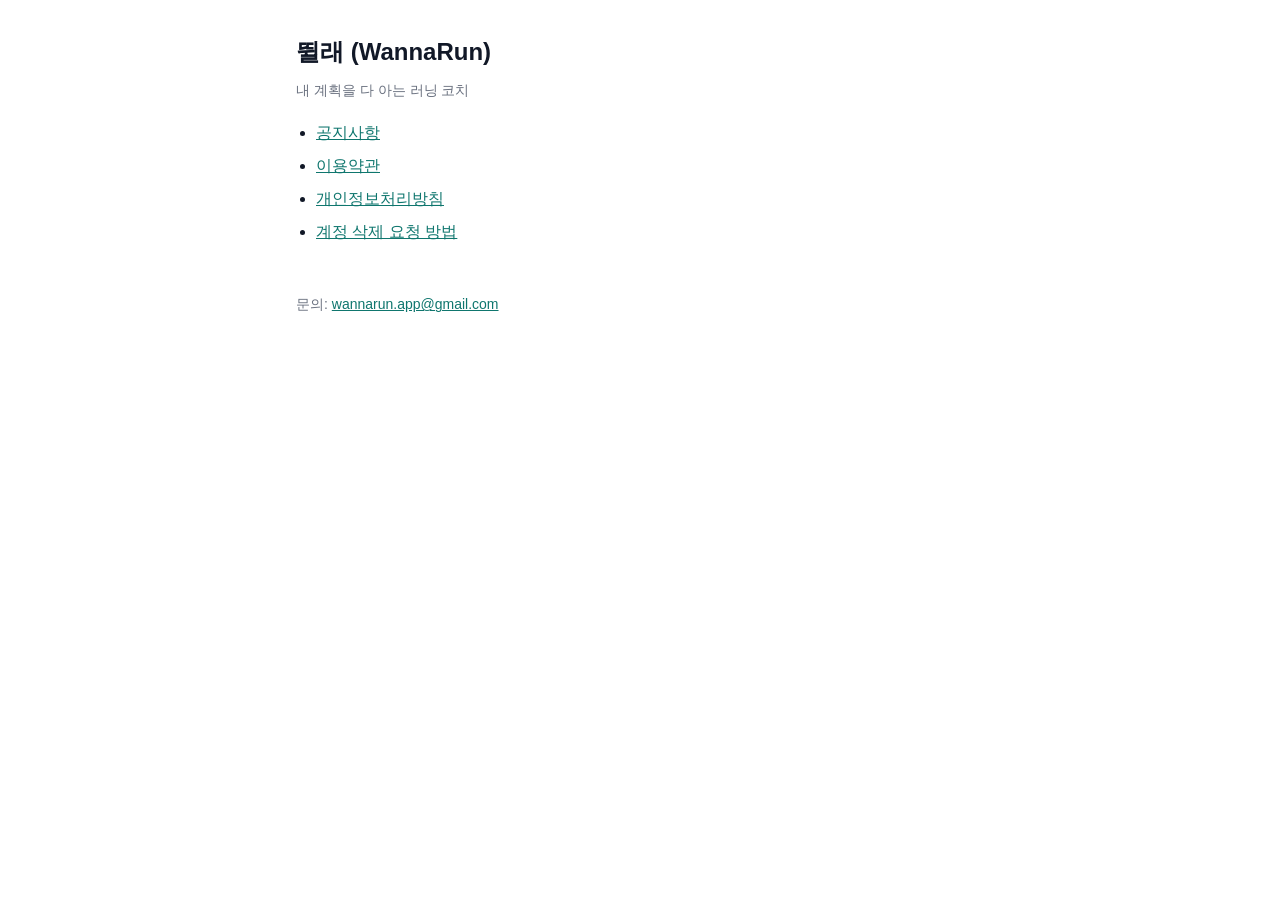
<file: index.html>
<!doctype html>
<html lang="ko">
<head>
  <meta charset="utf-8" />
  <meta name="viewport" content="width=device-width, initial-scale=1" />
  <title>뛸래 (WannaRun)</title>
  <link rel="stylesheet" href="style.css" />
</head>
<body>
<main>
  <h1>뛸래 (WannaRun)</h1>
  <p class="meta">내 계획을 다 아는 러닝 코치</p>
  <ul>
    <li><a href="notice.html">공지사항</a></li>
    <li><a href="terms.html">이용약관</a></li>
    <li><a href="privacy.html">개인정보처리방침</a></li>
    <li><a href="delete-account.html">계정 삭제 요청 방법</a></li>
  </ul>
  <footer>문의: <a href="mailto:wannarun.app@gmail.com">wannarun.app@gmail.com</a></footer>
</main>
</body>
</html>
</file>
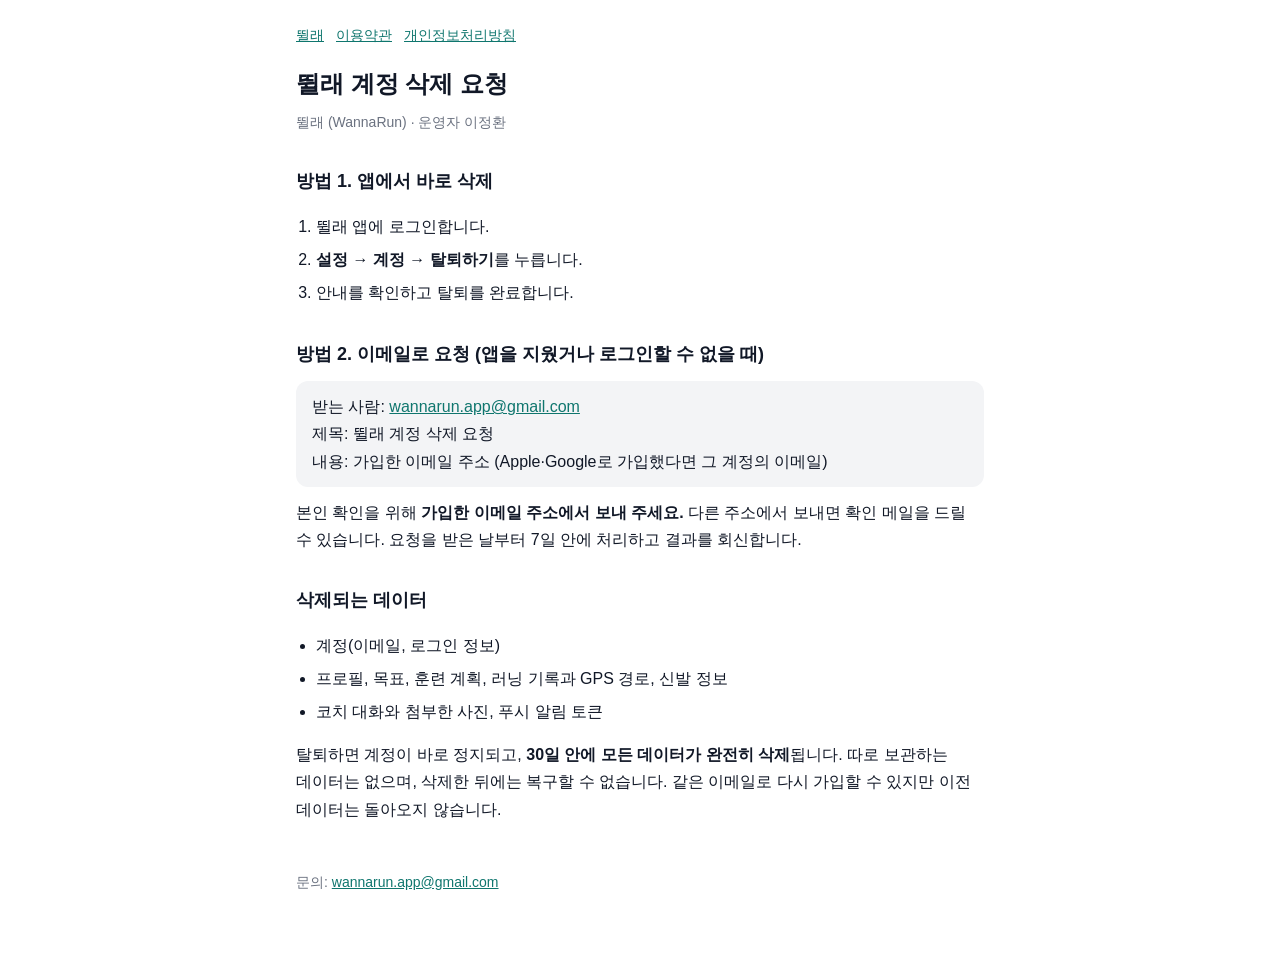
<file: delete-account.html>
<!doctype html>
<html lang="ko">
<head>
  <meta charset="utf-8" />
  <meta name="viewport" content="width=device-width, initial-scale=1" />
  <title>계정 삭제 요청 · 뛸래</title>
  <link rel="stylesheet" href="style.css" />
</head>
<body>
<main>
  <nav><a href="index.html">뛸래</a><a href="terms.html">이용약관</a><a href="privacy.html">개인정보처리방침</a></nav>
  <h1>뛸래 계정 삭제 요청</h1>
  <p class="meta">뛸래 (WannaRun) · 운영자 이정환</p>

  <h2>방법 1. 앱에서 바로 삭제</h2>
  <ol>
    <li>뛸래 앱에 로그인합니다.</li>
    <li><strong>설정 → 계정 → 탈퇴하기</strong>를 누릅니다.</li>
    <li>안내를 확인하고 탈퇴를 완료합니다.</li>
  </ol>

  <h2>방법 2. 이메일로 요청 (앱을 지웠거나 로그인할 수 없을 때)</h2>
  <div class="box">
    받는 사람: <a href="mailto:wannarun.app@gmail.com?subject=%EB%9B%B8%EB%9E%98%20%EA%B3%84%EC%A0%95%20%EC%82%AD%EC%A0%9C%20%EC%9A%94%EC%B2%AD">wannarun.app@gmail.com</a><br />
    제목: 뛸래 계정 삭제 요청<br />
    내용: 가입한 이메일 주소 (Apple·Google로 가입했다면 그 계정의 이메일)
  </div>
  <p>본인 확인을 위해 <strong>가입한 이메일 주소에서 보내 주세요.</strong> 다른 주소에서 보내면 확인 메일을 드릴 수 있습니다. 요청을 받은 날부터 7일 안에 처리하고 결과를 회신합니다.</p>

  <h2>삭제되는 데이터</h2>
  <ul>
    <li>계정(이메일, 로그인 정보)</li>
    <li>프로필, 목표, 훈련 계획, 러닝 기록과 GPS 경로, 신발 정보</li>
    <li>코치 대화와 첨부한 사진, 푸시 알림 토큰</li>
  </ul>
  <p>탈퇴하면 계정이 바로 정지되고, <strong>30일 안에 모든 데이터가 완전히 삭제</strong>됩니다. 따로 보관하는 데이터는 없으며, 삭제한 뒤에는 복구할 수 없습니다. 같은 이메일로 다시 가입할 수 있지만 이전 데이터는 돌아오지 않습니다.</p>

  <footer>문의: <a href="mailto:wannarun.app@gmail.com">wannarun.app@gmail.com</a></footer>
</main>
</body>
</html>
</file>
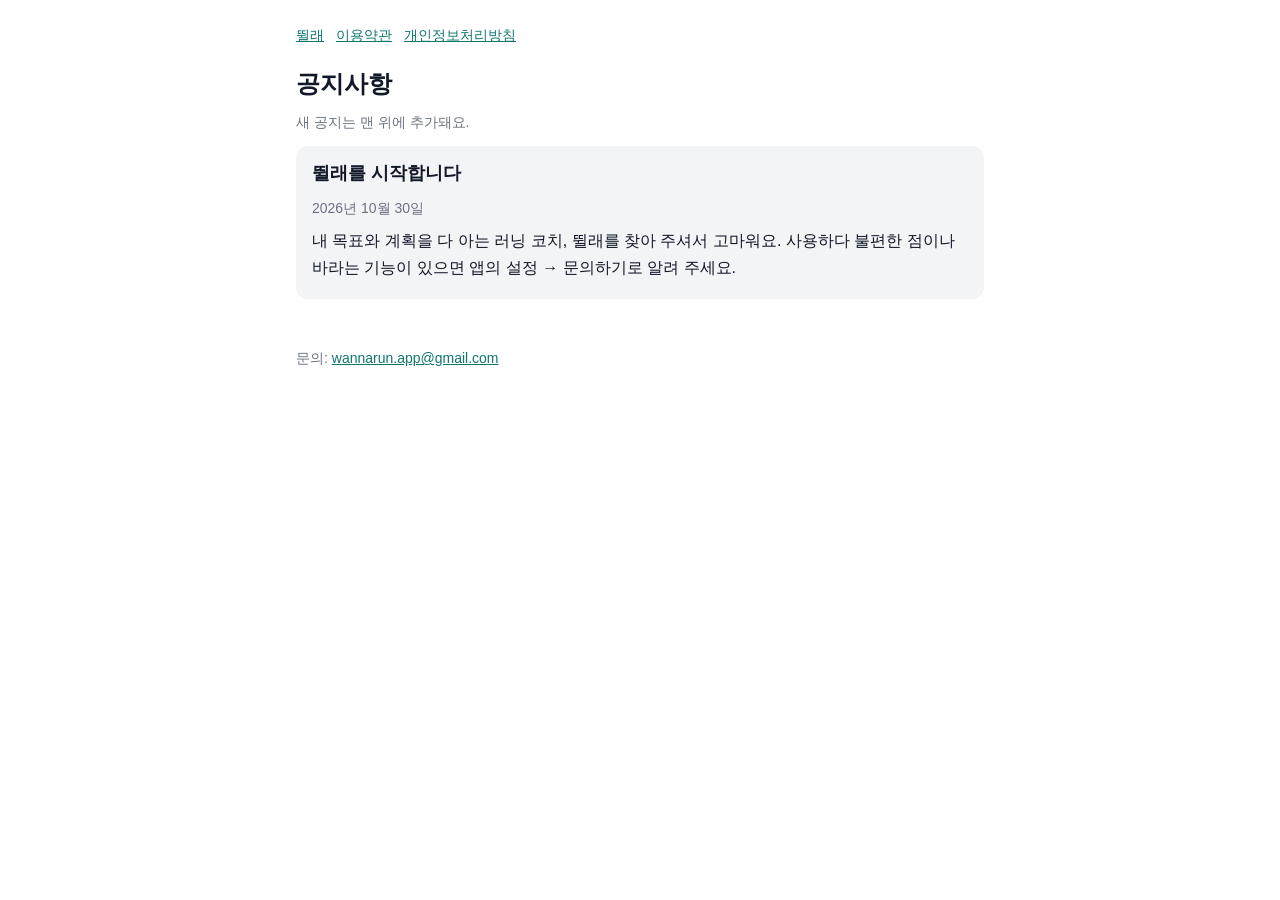
<file: notice.html>
<!doctype html>
<html lang="ko">
<head>
  <meta charset="utf-8" />
  <meta name="viewport" content="width=device-width, initial-scale=1" />
  <title>공지사항 · 뛸래</title>
  <link rel="stylesheet" href="style.css" />
</head>
<body>
<main>
  <nav><a href="index.html">뛸래</a><a href="terms.html">이용약관</a><a href="privacy.html">개인정보처리방침</a></nav>
  <h1>공지사항</h1>
  <p class="meta">새 공지는 맨 위에 추가돼요.</p>

  <!-- 새 공지는 이 아래, 기존 공지 위에 같은 모양으로 추가한다 -->
  <article class="box">
    <h2 style="margin-top:0">뛸래를 시작합니다</h2>
    <p class="meta">2026년 10월 30일</p>
    <p>내 목표와 계획을 다 아는 러닝 코치, 뛸래를 찾아 주셔서 고마워요. 사용하다 불편한 점이나 바라는 기능이 있으면 앱의 설정 → 문의하기로 알려 주세요.</p>
  </article>

  <footer>문의: <a href="mailto:wannarun.app@gmail.com">wannarun.app@gmail.com</a></footer>
</main>
</body>
</html>
</file>
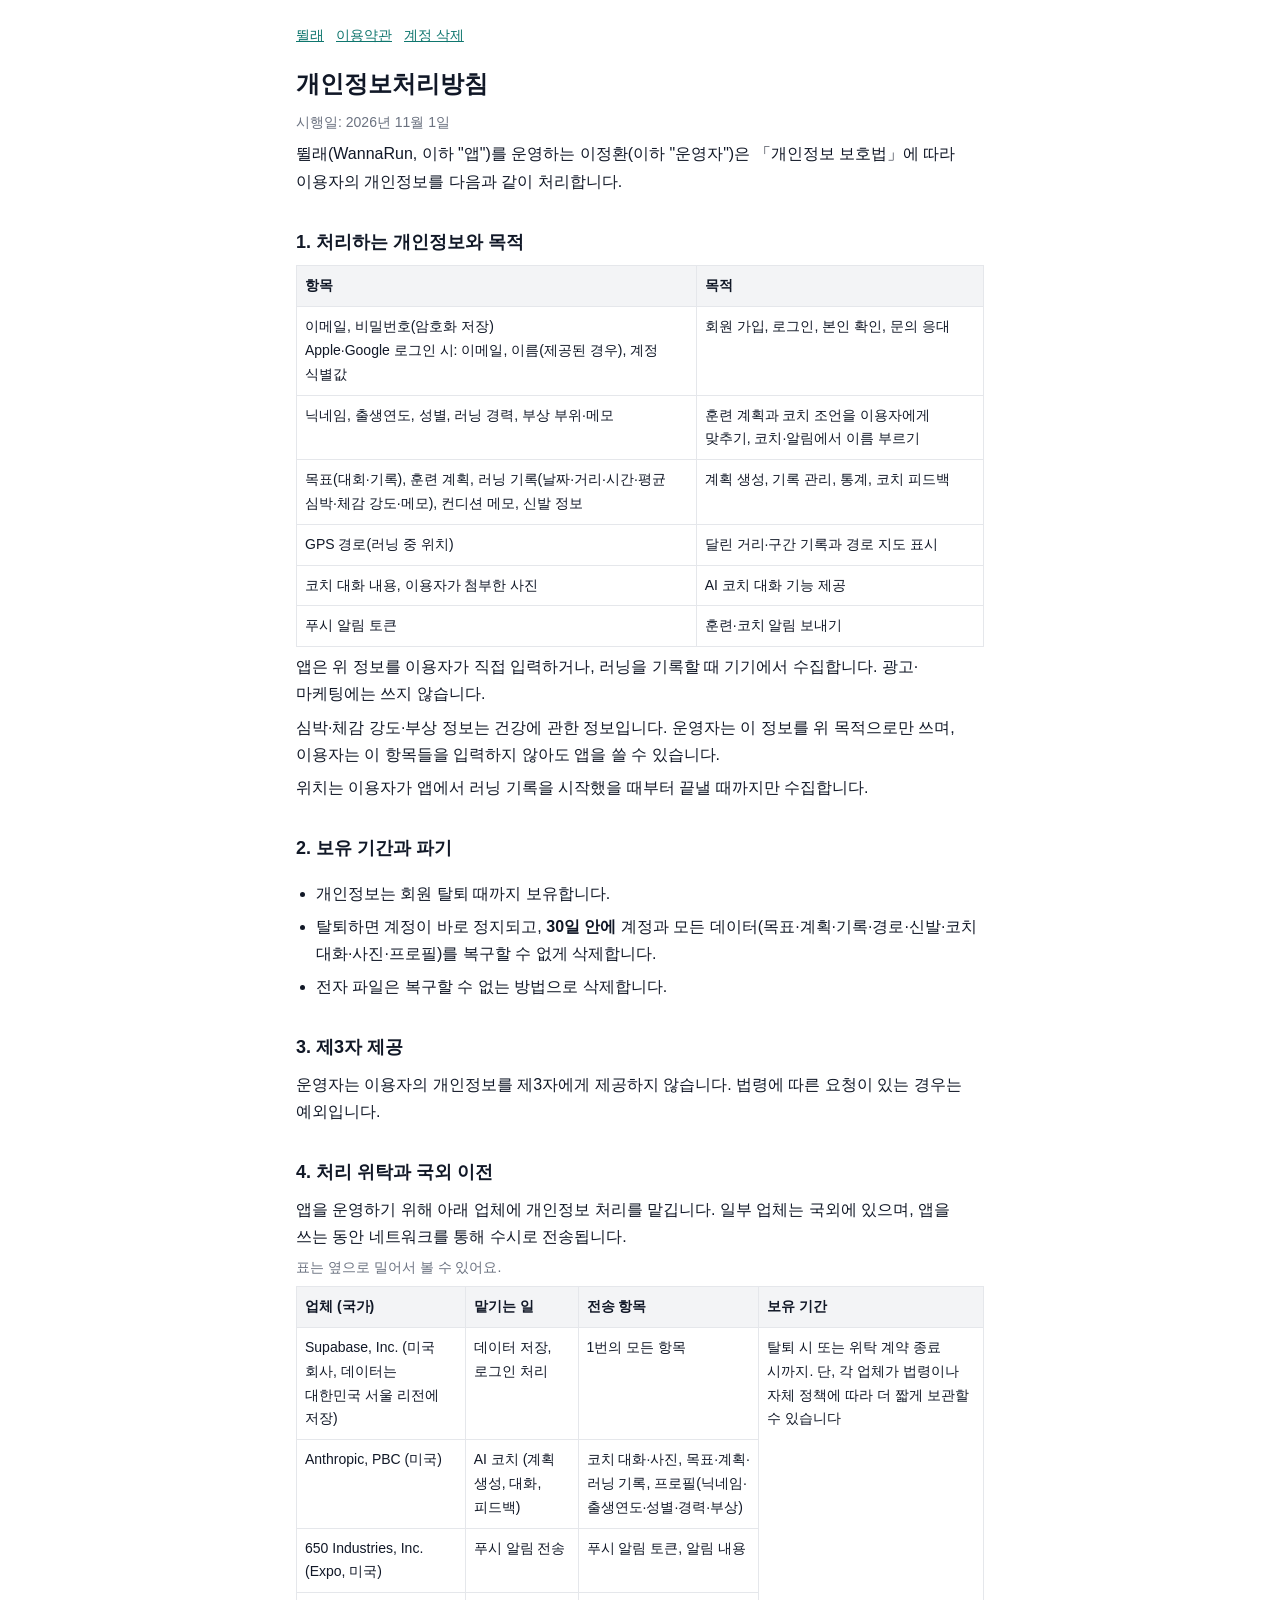
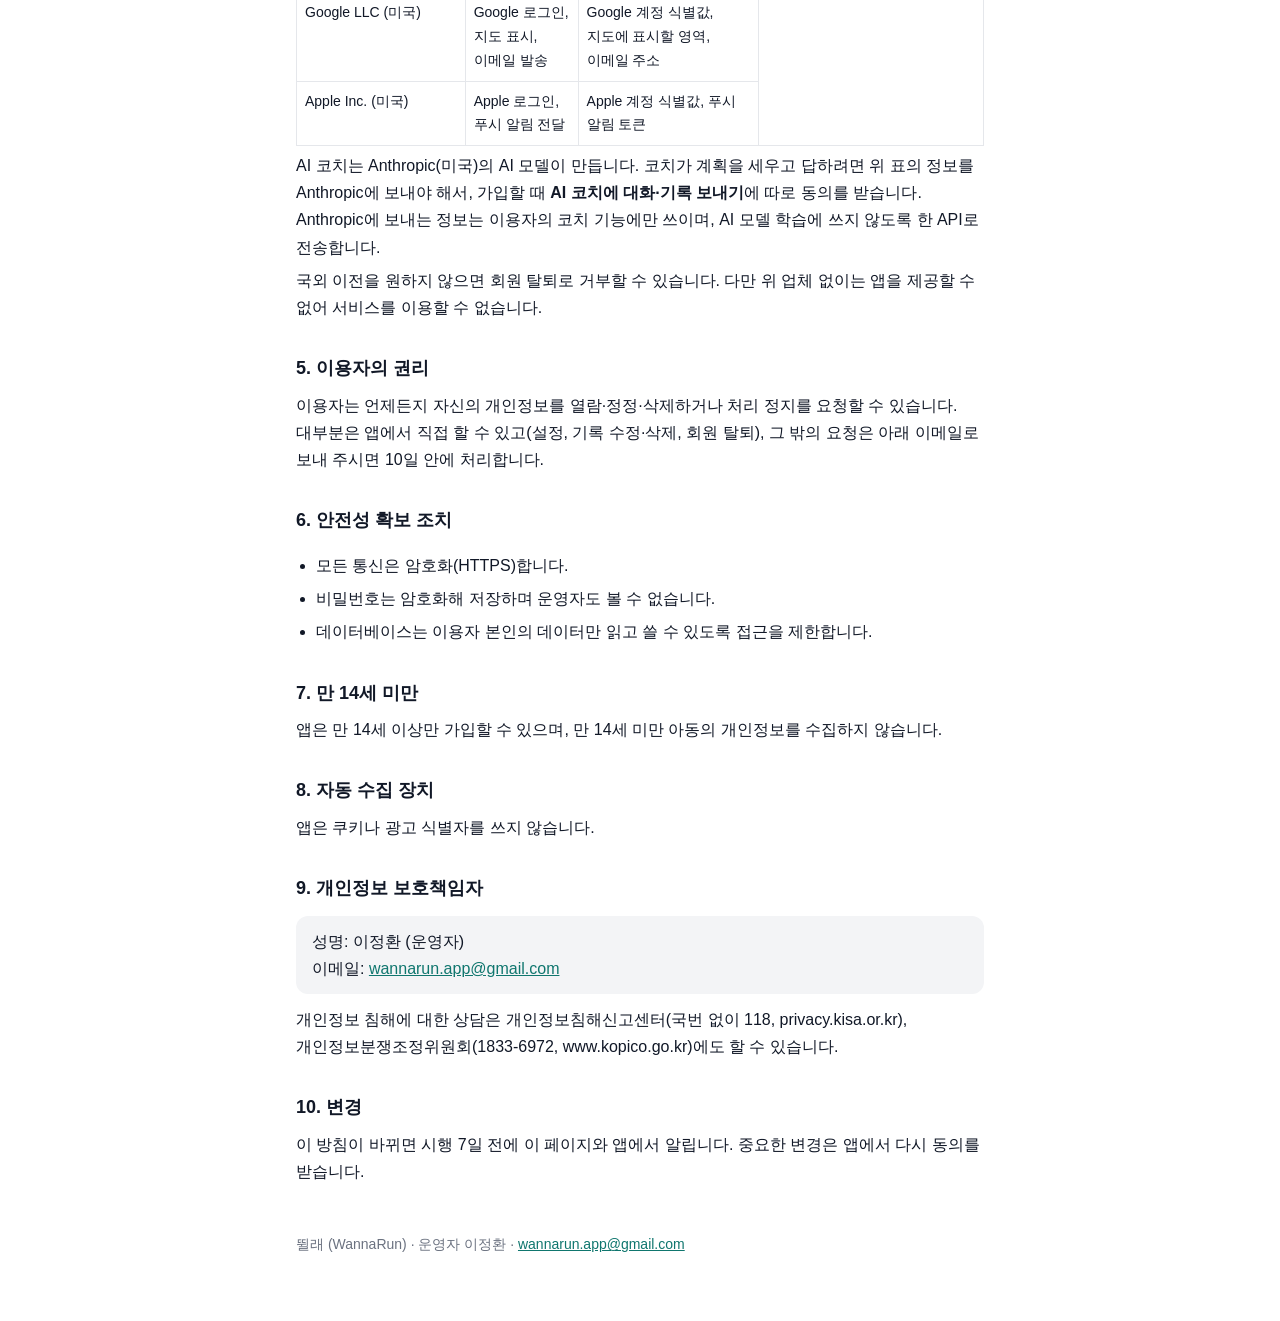
<file: privacy.html>
<!doctype html>
<html lang="ko">
<head>
  <meta charset="utf-8" />
  <meta name="viewport" content="width=device-width, initial-scale=1" />
  <title>개인정보처리방침 · 뛸래</title>
  <link rel="stylesheet" href="style.css" />
</head>
<body>
<main>
  <nav><a href="index.html">뛸래</a><a href="terms.html">이용약관</a><a href="delete-account.html">계정 삭제</a></nav>
  <h1>개인정보처리방침</h1>
  <p class="meta">시행일: 2026년 11월 1일</p>

  <p>뛸래(WannaRun, 이하 "앱")를 운영하는 이정환(이하 "운영자")은 「개인정보 보호법」에 따라 이용자의 개인정보를 다음과 같이 처리합니다.</p>

  <h2>1. 처리하는 개인정보와 목적</h2>
  <div class="table"><table>
    <tr><th>항목</th><th>목적</th></tr>
    <tr><td>이메일, 비밀번호(암호화 저장)<br />Apple·Google 로그인 시: 이메일, 이름(제공된 경우), 계정 식별값</td><td>회원 가입, 로그인, 본인 확인, 문의 응대</td></tr>
    <tr><td>닉네임, 출생연도, 성별, 러닝 경력, 부상 부위·메모</td><td>훈련 계획과 코치 조언을 이용자에게 맞추기, 코치·알림에서 이름 부르기</td></tr>
    <tr><td>목표(대회·기록), 훈련 계획, 러닝 기록(날짜·거리·시간·평균 심박·체감 강도·메모), 컨디션 메모, 신발 정보</td><td>계획 생성, 기록 관리, 통계, 코치 피드백</td></tr>
    <tr><td>GPS 경로(러닝 중 위치)</td><td>달린 거리·구간 기록과 경로 지도 표시</td></tr>
    <tr><td>코치 대화 내용, 이용자가 첨부한 사진</td><td>AI 코치 대화 기능 제공</td></tr>
    <tr><td>푸시 알림 토큰</td><td>훈련·코치 알림 보내기</td></tr>
  </table></div>
  <p>앱은 위 정보를 이용자가 직접 입력하거나, 러닝을 기록할 때 기기에서 수집합니다. 광고·마케팅에는 쓰지 않습니다.</p>
  <p>심박·체감 강도·부상 정보는 건강에 관한 정보입니다. 운영자는 이 정보를 위 목적으로만 쓰며, 이용자는 이 항목들을 입력하지 않아도 앱을 쓸 수 있습니다.</p>
  <p>위치는 이용자가 앱에서 러닝 기록을 시작했을 때부터 끝낼 때까지만 수집합니다.</p>

  <h2>2. 보유 기간과 파기</h2>
  <ul>
    <li>개인정보는 회원 탈퇴 때까지 보유합니다.</li>
    <li>탈퇴하면 계정이 바로 정지되고, <strong>30일 안에</strong> 계정과 모든 데이터(목표·계획·기록·경로·신발·코치 대화·사진·프로필)를 복구할 수 없게 삭제합니다.</li>
    <li>전자 파일은 복구할 수 없는 방법으로 삭제합니다.</li>
  </ul>

  <h2>3. 제3자 제공</h2>
  <p>운영자는 이용자의 개인정보를 제3자에게 제공하지 않습니다. 법령에 따른 요청이 있는 경우는 예외입니다.</p>

  <h2 id="ai">4. 처리 위탁과 국외 이전</h2>
  <p>앱을 운영하기 위해 아래 업체에 개인정보 처리를 맡깁니다. 일부 업체는 국외에 있으며, 앱을 쓰는 동안 네트워크를 통해 수시로 전송됩니다.</p>
  <p class="meta">표는 옆으로 밀어서 볼 수 있어요.</p>
  <div class="table wide"><table>
    <tr><th>업체 (국가)</th><th>맡기는 일</th><th>전송 항목</th><th>보유 기간</th></tr>
    <tr><td>Supabase, Inc. (미국 회사, 데이터는 대한민국 서울 리전에 저장)</td><td>데이터 저장, 로그인 처리</td><td>1번의 모든 항목</td><td rowspan="5">탈퇴 시 또는 위탁 계약 종료 시까지. 단, 각 업체가 법령이나 자체 정책에 따라 더 짧게 보관할 수 있습니다</td></tr>
    <tr><td>Anthropic, PBC (미국)</td><td>AI 코치 (계획 생성, 대화, 피드백)</td><td>코치 대화·사진, 목표·계획·러닝 기록, 프로필(닉네임·출생연도·성별·경력·부상)</td></tr>
    <tr><td>650 Industries, Inc. (Expo, 미국)</td><td>푸시 알림 전송</td><td>푸시 알림 토큰, 알림 내용</td></tr>
    <tr><td>Google LLC (미국)</td><td>Google 로그인, 지도 표시, 이메일 발송</td><td>Google 계정 식별값, 지도에 표시할 영역, 이메일 주소</td></tr>
    <tr><td>Apple Inc. (미국)</td><td>Apple 로그인, 푸시 알림 전달</td><td>Apple 계정 식별값, 푸시 알림 토큰</td></tr>
  </table></div>
  <p>AI 코치는 Anthropic(미국)의 AI 모델이 만듭니다. 코치가 계획을 세우고 답하려면 위 표의 정보를 Anthropic에 보내야 해서, 가입할 때 <strong>AI 코치에 대화·기록 보내기</strong>에 따로 동의를 받습니다. Anthropic에 보내는 정보는 이용자의 코치 기능에만 쓰이며, AI 모델 학습에 쓰지 않도록 한 API로 전송합니다.</p>
  <p>국외 이전을 원하지 않으면 회원 탈퇴로 거부할 수 있습니다. 다만 위 업체 없이는 앱을 제공할 수 없어 서비스를 이용할 수 없습니다.</p>

  <h2>5. 이용자의 권리</h2>
  <p>이용자는 언제든지 자신의 개인정보를 열람·정정·삭제하거나 처리 정지를 요청할 수 있습니다. 대부분은 앱에서 직접 할 수 있고(설정, 기록 수정·삭제, 회원 탈퇴), 그 밖의 요청은 아래 이메일로 보내 주시면 10일 안에 처리합니다.</p>

  <h2>6. 안전성 확보 조치</h2>
  <ul>
    <li>모든 통신은 암호화(HTTPS)합니다.</li>
    <li>비밀번호는 암호화해 저장하며 운영자도 볼 수 없습니다.</li>
    <li>데이터베이스는 이용자 본인의 데이터만 읽고 쓸 수 있도록 접근을 제한합니다.</li>
  </ul>

  <h2>7. 만 14세 미만</h2>
  <p>앱은 만 14세 이상만 가입할 수 있으며, 만 14세 미만 아동의 개인정보를 수집하지 않습니다.</p>

  <h2>8. 자동 수집 장치</h2>
  <p>앱은 쿠키나 광고 식별자를 쓰지 않습니다.</p>

  <h2>9. 개인정보 보호책임자</h2>
  <div class="box">
    성명: 이정환 (운영자)<br />
    이메일: <a href="mailto:wannarun.app@gmail.com">wannarun.app@gmail.com</a>
  </div>
  <p>개인정보 침해에 대한 상담은 개인정보침해신고센터(국번 없이 118, privacy.kisa.or.kr), 개인정보분쟁조정위원회(1833-6972, www.kopico.go.kr)에도 할 수 있습니다.</p>

  <h2>10. 변경</h2>
  <p>이 방침이 바뀌면 시행 7일 전에 이 페이지와 앱에서 알립니다. 중요한 변경은 앱에서 다시 동의를 받습니다.</p>

  <footer>뛸래 (WannaRun) · 운영자 이정환 · <a href="mailto:wannarun.app@gmail.com">wannarun.app@gmail.com</a></footer>
</main>
</body>
</html>
</file>
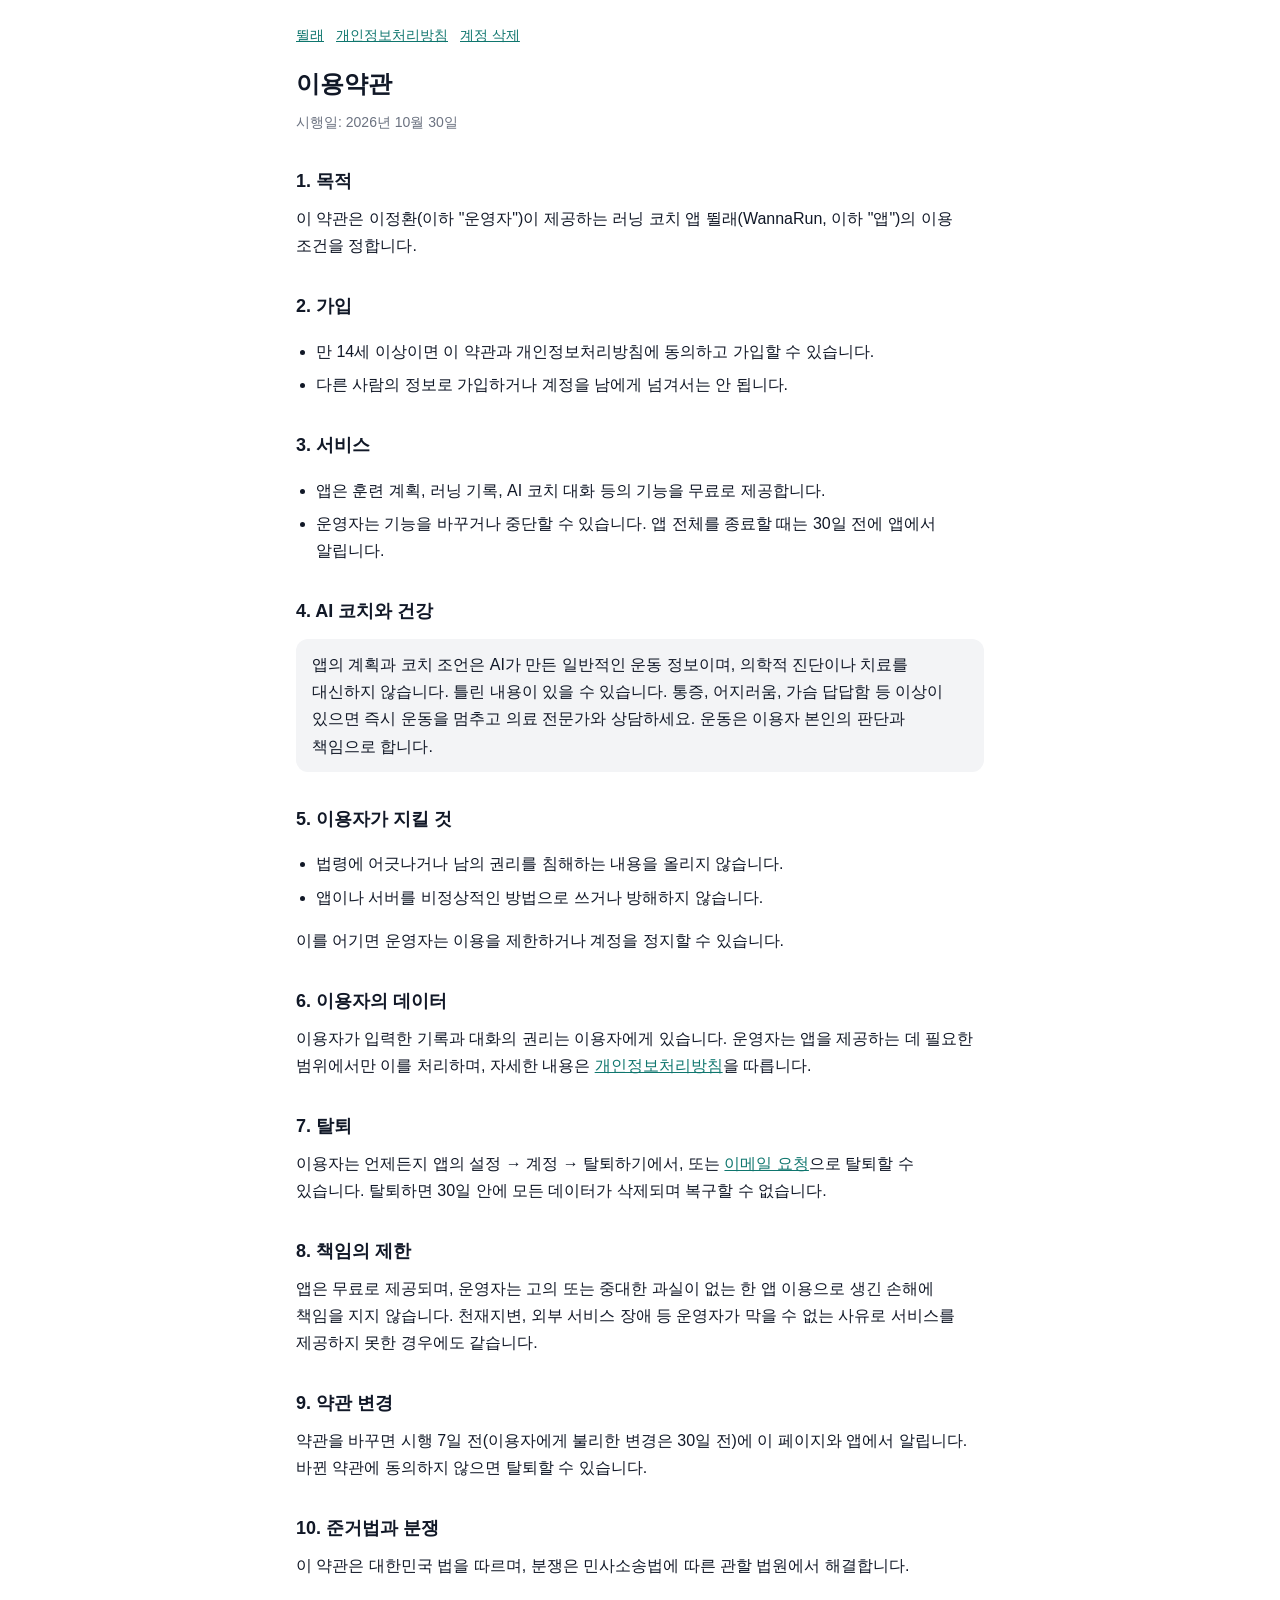
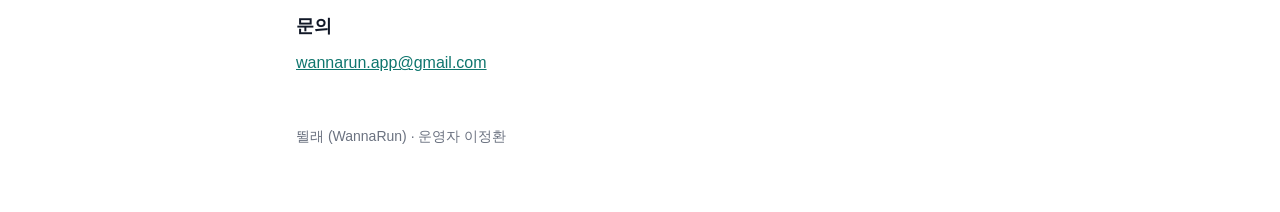
<file: terms.html>
<!doctype html>
<html lang="ko">
<head>
  <meta charset="utf-8" />
  <meta name="viewport" content="width=device-width, initial-scale=1" />
  <title>이용약관 · 뛸래</title>
  <link rel="stylesheet" href="style.css" />
</head>
<body>
<main>
  <nav><a href="index.html">뛸래</a><a href="privacy.html">개인정보처리방침</a><a href="delete-account.html">계정 삭제</a></nav>
  <h1>이용약관</h1>
  <p class="meta">시행일: 2026년 10월 30일</p>

  <h2>1. 목적</h2>
  <p>이 약관은 이정환(이하 "운영자")이 제공하는 러닝 코치 앱 뛸래(WannaRun, 이하 "앱")의 이용 조건을 정합니다.</p>

  <h2>2. 가입</h2>
  <ul>
    <li>만 14세 이상이면 이 약관과 개인정보처리방침에 동의하고 가입할 수 있습니다.</li>
    <li>다른 사람의 정보로 가입하거나 계정을 남에게 넘겨서는 안 됩니다.</li>
  </ul>

  <h2>3. 서비스</h2>
  <ul>
    <li>앱은 훈련 계획, 러닝 기록, AI 코치 대화 등의 기능을 무료로 제공합니다.</li>
    <li>운영자는 기능을 바꾸거나 중단할 수 있습니다. 앱 전체를 종료할 때는 30일 전에 앱에서 알립니다.</li>
  </ul>

  <h2>4. AI 코치와 건강</h2>
  <div class="box">
    앱의 계획과 코치 조언은 AI가 만든 일반적인 운동 정보이며, 의학적 진단이나 치료를 대신하지 않습니다. 틀린 내용이 있을 수 있습니다. 통증, 어지러움, 가슴 답답함 등 이상이 있으면 즉시 운동을 멈추고 의료 전문가와 상담하세요. 운동은 이용자 본인의 판단과 책임으로 합니다.
  </div>

  <h2>5. 이용자가 지킬 것</h2>
  <ul>
    <li>법령에 어긋나거나 남의 권리를 침해하는 내용을 올리지 않습니다.</li>
    <li>앱이나 서버를 비정상적인 방법으로 쓰거나 방해하지 않습니다.</li>
  </ul>
  <p>이를 어기면 운영자는 이용을 제한하거나 계정을 정지할 수 있습니다.</p>

  <h2>6. 이용자의 데이터</h2>
  <p>이용자가 입력한 기록과 대화의 권리는 이용자에게 있습니다. 운영자는 앱을 제공하는 데 필요한 범위에서만 이를 처리하며, 자세한 내용은 <a href="privacy.html">개인정보처리방침</a>을 따릅니다.</p>

  <h2>7. 탈퇴</h2>
  <p>이용자는 언제든지 앱의 설정 → 계정 → 탈퇴하기에서, 또는 <a href="delete-account.html">이메일 요청</a>으로 탈퇴할 수 있습니다. 탈퇴하면 30일 안에 모든 데이터가 삭제되며 복구할 수 없습니다.</p>

  <h2>8. 책임의 제한</h2>
  <p>앱은 무료로 제공되며, 운영자는 고의 또는 중대한 과실이 없는 한 앱 이용으로 생긴 손해에 책임을 지지 않습니다. 천재지변, 외부 서비스 장애 등 운영자가 막을 수 없는 사유로 서비스를 제공하지 못한 경우에도 같습니다.</p>

  <h2>9. 약관 변경</h2>
  <p>약관을 바꾸면 시행 7일 전(이용자에게 불리한 변경은 30일 전)에 이 페이지와 앱에서 알립니다. 바뀐 약관에 동의하지 않으면 탈퇴할 수 있습니다.</p>

  <h2>10. 준거법과 분쟁</h2>
  <p>이 약관은 대한민국 법을 따르며, 분쟁은 민사소송법에 따른 관할 법원에서 해결합니다.</p>

  <h2>문의</h2>
  <p><a href="mailto:wannarun.app@gmail.com">wannarun.app@gmail.com</a></p>

  <footer>뛸래 (WannaRun) · 운영자 이정환</footer>
</main>
</body>
</html>
</file>
<file: style.css>
:root {
  --text: #111827;
  --muted: #6b7280;
  --line: #e5e7eb;
  --soft: #f3f4f6;
  --tint: #0f766e;
  --bg: #ffffff;
}
@media (prefers-color-scheme: dark) {
  :root {
    --text: #f3f4f6;
    --muted: #9ca3af;
    --line: #374151;
    --soft: #1f2937;
    --tint: #5eead4;
    --bg: #111827;
  }
}
* { box-sizing: border-box; }
body {
  margin: 0;
  background: var(--bg);
  color: var(--text);
  font-family: -apple-system, BlinkMacSystemFont, "Apple SD Gothic Neo", "Noto Sans KR", "Malgun Gothic", sans-serif;
  font-size: 16px;
  line-height: 1.7;
  word-break: keep-all;
}
main { max-width: 720px; margin: 0 auto; padding: 24px 16px 64px; }
h1 { font-size: 24px; margin: 8px 0 4px; }
h2 { font-size: 18px; margin: 32px 0 8px; }
p, li { margin: 6px 0; }
ul, ol { padding-left: 20px; }
a { color: var(--tint); }
.meta { color: var(--muted); font-size: 14px; }
.box { background: var(--soft); border-radius: 12px; padding: 12px 16px; margin: 12px 0; }
.table { width: 100%; overflow-x: auto; }
table { border-collapse: collapse; width: 100%; font-size: 14px; }
.table.wide table { min-width: 560px; } /* 열이 많은 표만 옆으로 밀어 본다 */
th, td { border: 1px solid var(--line); padding: 8px; text-align: left; vertical-align: top; }
th { background: var(--soft); }
nav { font-size: 14px; margin-bottom: 16px; }
nav a { margin-right: 12px; }
footer { margin-top: 48px; color: var(--muted); font-size: 14px; }
/* open.html: 앱으로 돌아가기 버튼 */
.button { display: inline-block; background: var(--tint); color: var(--bg); text-decoration: none; font-weight: 700; padding: 12px 20px; border-radius: 12px; margin: 8px 0; }
</file>
